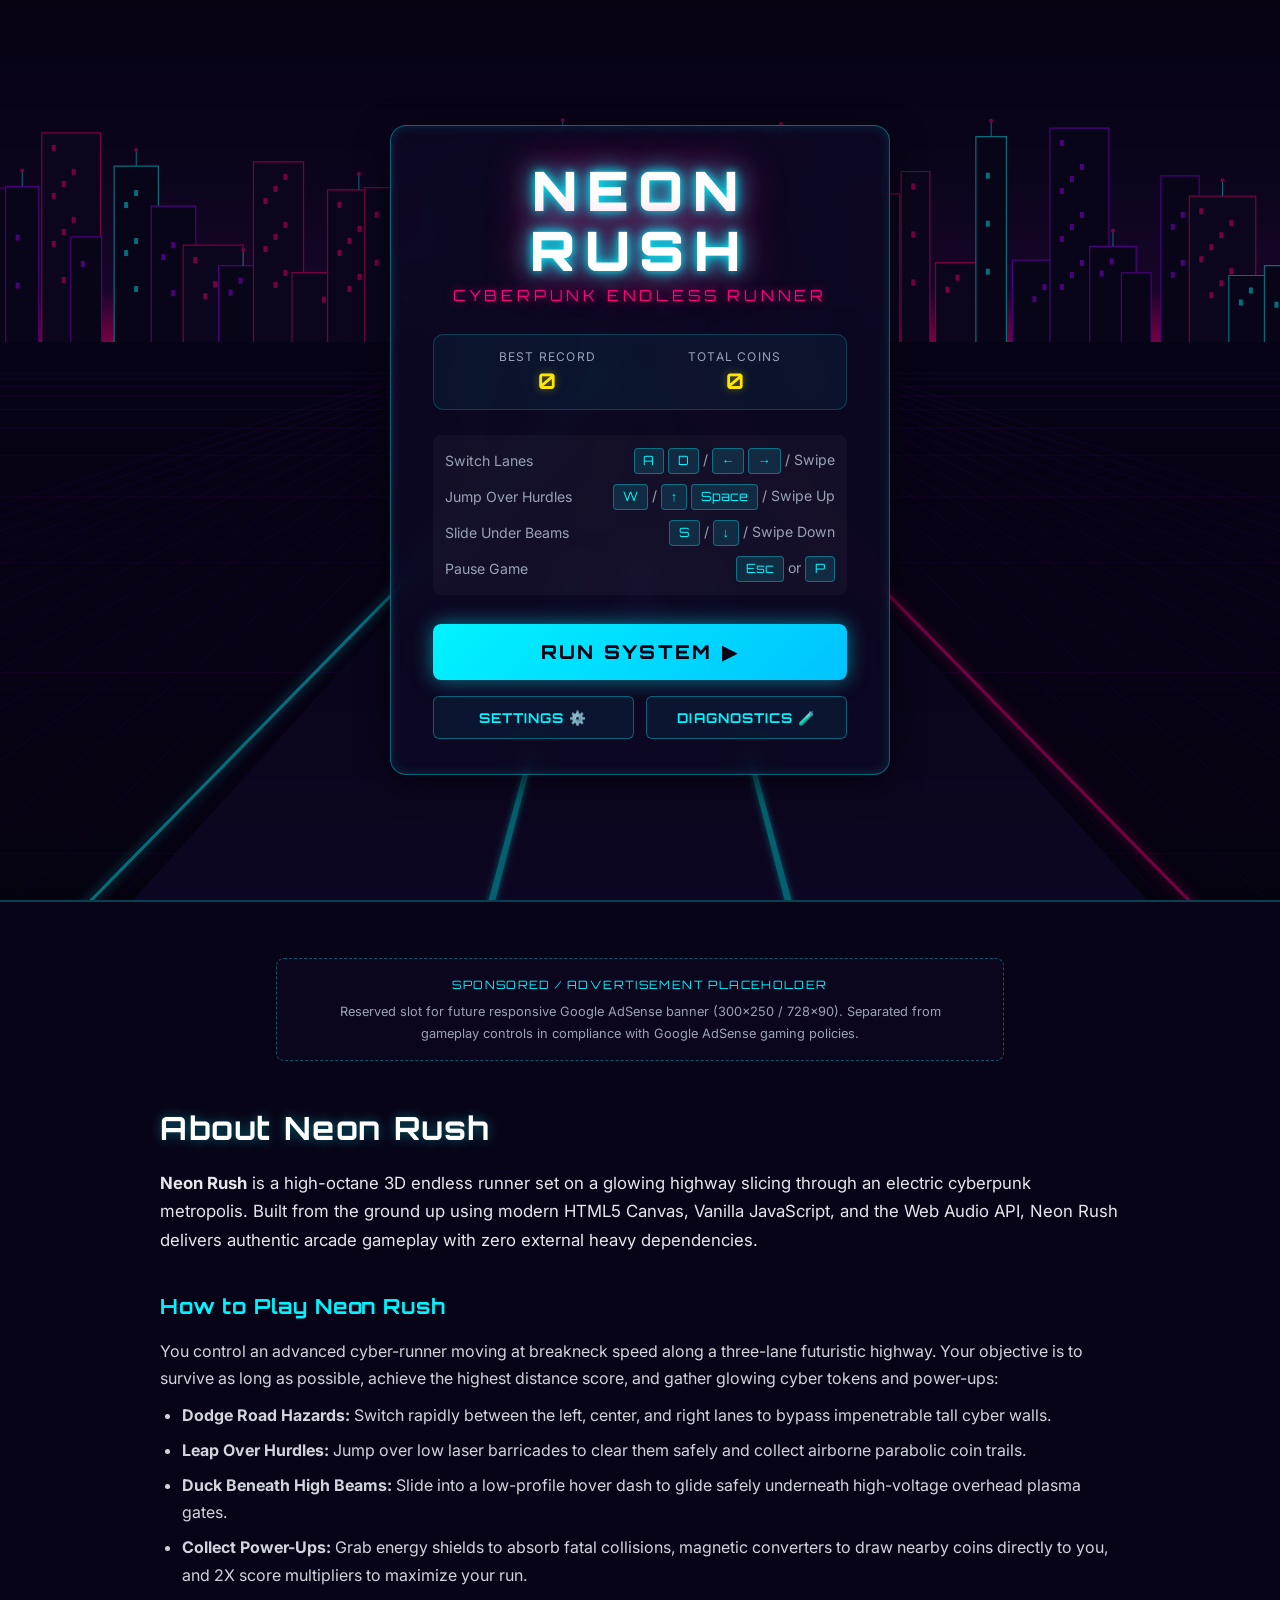
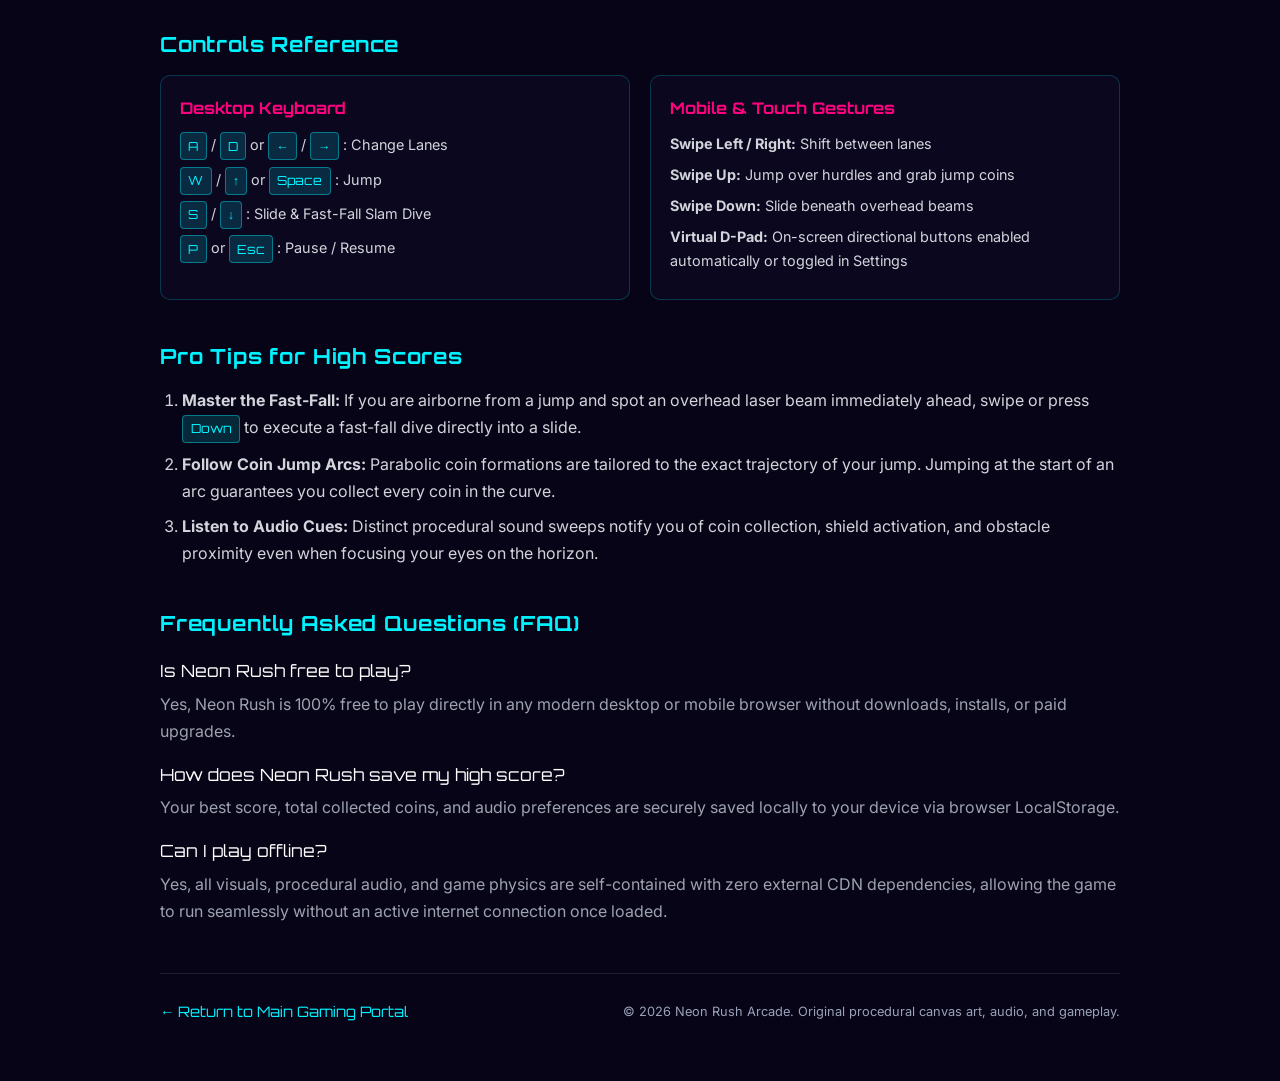
<file: index.html>
<!DOCTYPE html>
<html lang="en">
<head>
  <meta charset="UTF-8">
  <meta http-equiv="refresh" content="0; url=neon-rush/index.html">
  <title>Neon Rush — Redirecting</title>
  <!-- Google AdSense Site Verification -->
  <script async src="https://pagead2.googlesyndication.com/pagead/js/adsbygoogle.js?client=ca-pub-6319423633708212" crossorigin="anonymous"></script>
  <script>
    window.location.replace("neon-rush/index.html");
  </script>
</head>
<body style="background: #060312; color: #00f3ff; font-family: sans-serif; display: flex; justify-content: center; align-items: center; height: 100vh;">
  <p>Launching Neon Rush... <a href="neon-rush/index.html" style="color: #ff007f;">Click here if not redirected</a>.</p>
</body>
</html>
</file>
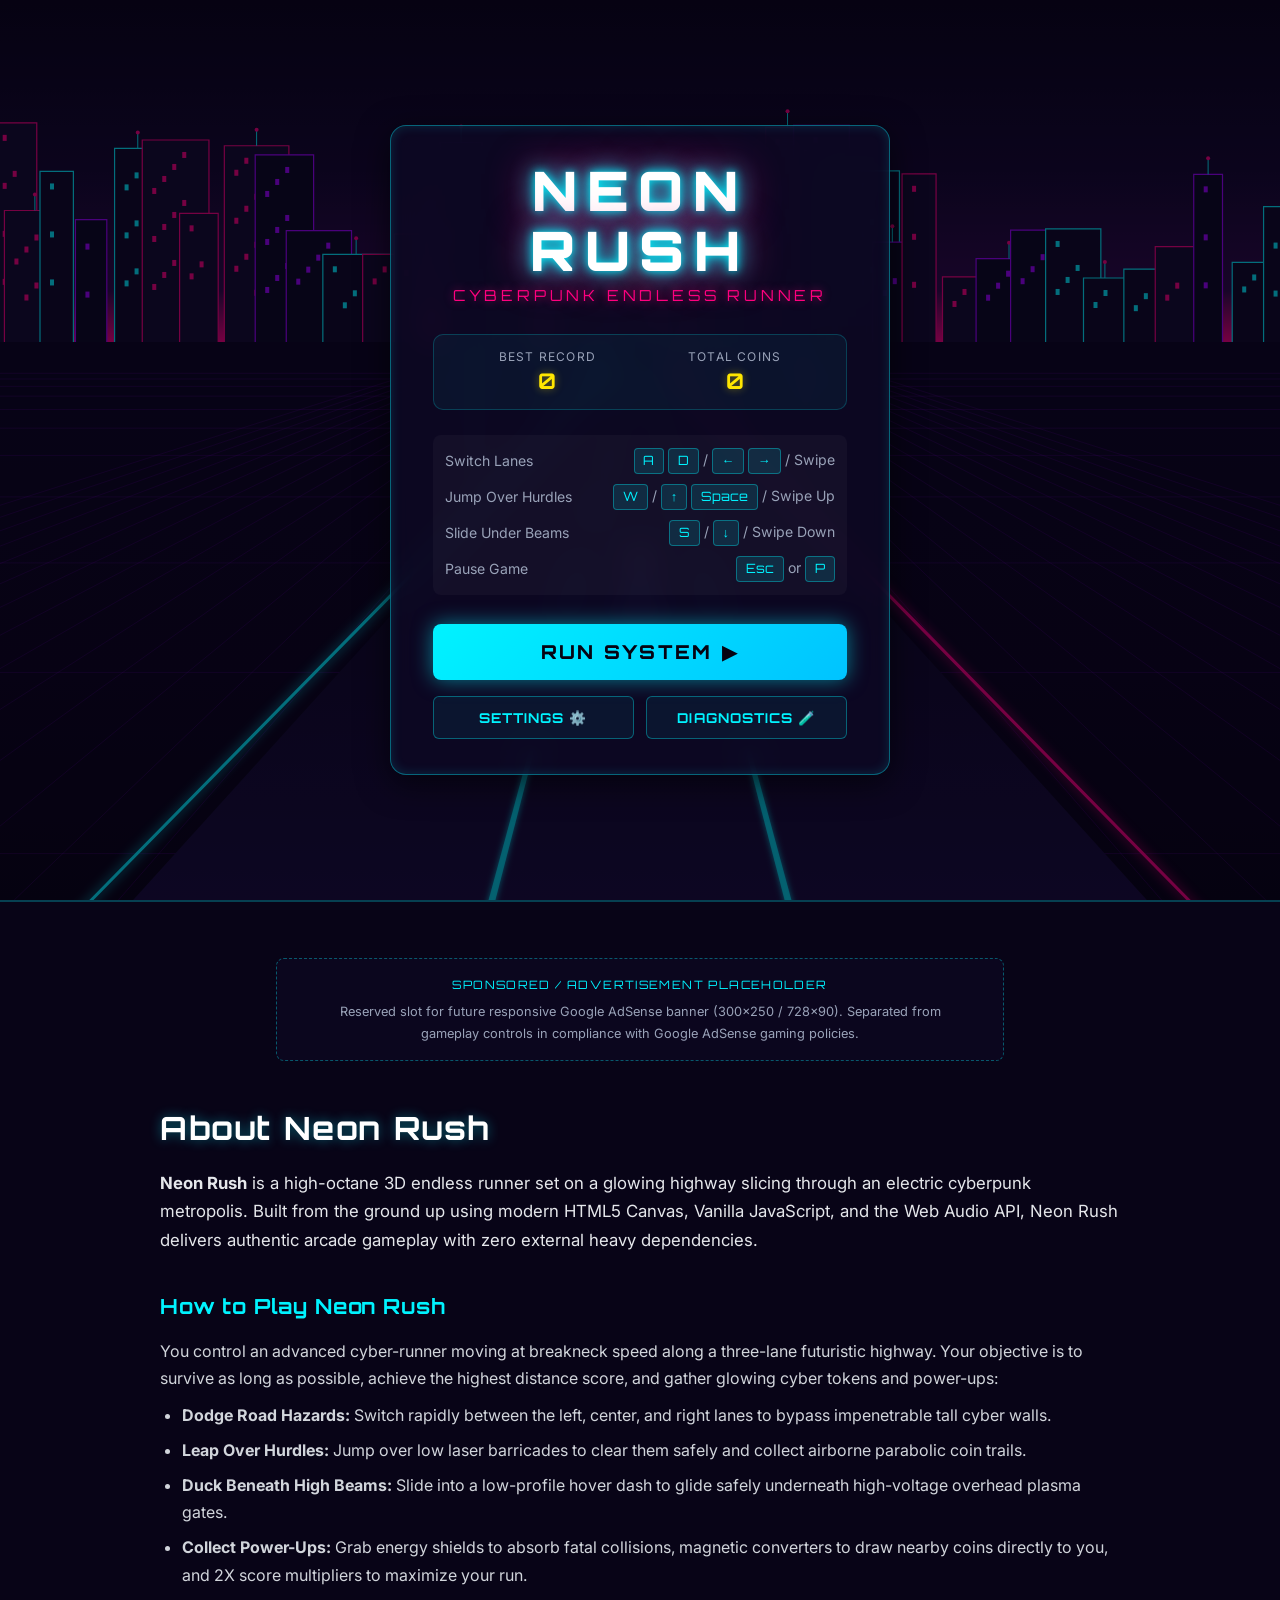
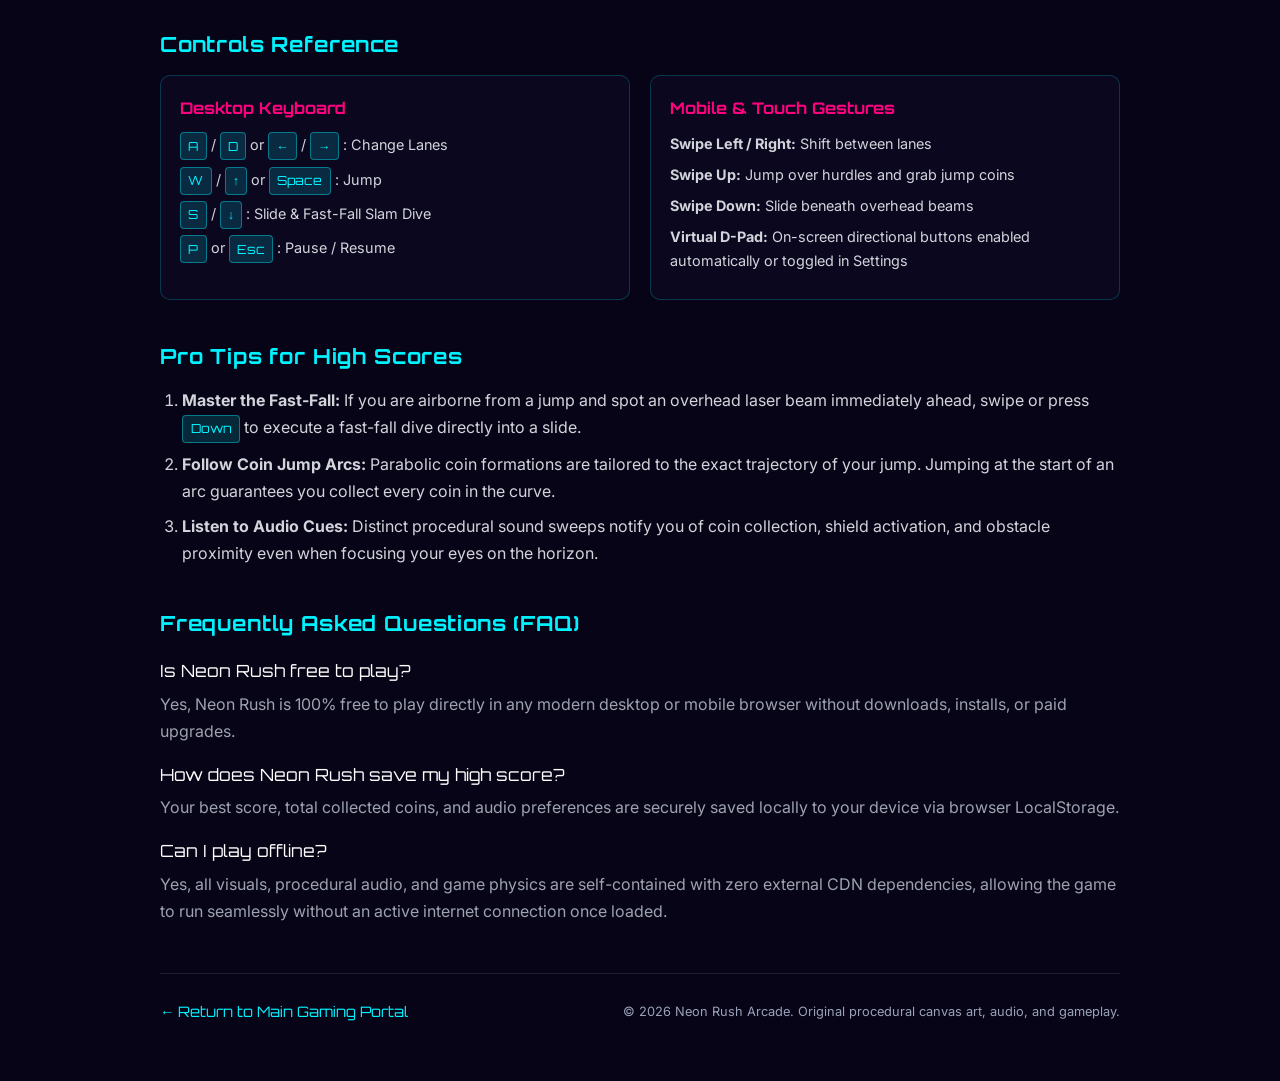
<file: neon-rush/index.html>
<!DOCTYPE html>
<html lang="en">
<head>
  <meta charset="UTF-8">
  <meta name="viewport" content="width=device-width, initial-scale=1.0, maximum-scale=5.0, viewport-fit=cover">
  
  <!-- Primary SEO Metadata -->
  <title>Neon Rush – Free Cyberpunk Endless Runner Game</title>
  <meta name="description" content="Play Neon Rush, a free neon cyberpunk endless runner. Dodge obstacles, jump, slide, collect glowing coins, and beat your high score in this fast-paced browser game.">
  <meta name="keywords" content="Neon Rush, cyberpunk game, endless runner, free browser game, 3D runner, HTML5 canvas game">
  <meta name="theme-color" content="#060312">
  <meta name="robots" content="index, follow">

  <!-- Google AdSense Site Verification -->
  <script async src="https://pagead2.googlesyndication.com/pagead/js/adsbygoogle.js?client=ca-pub-6319423633708212" crossorigin="anonymous"></script>

  <!-- Favicon -->
  <link rel="icon" type="image/svg+xml" href="assets/favicon.svg">
  <link rel="alternate icon" href="assets/favicon.svg" type="image/svg+xml">

  <!-- Canonical URL Configuration Point: Update 'https://example.com' to your live production domain -->
  <link rel="canonical" href="https://example.com/neon-rush/">

  <!-- Open Graph / Facebook -->
  <meta property="og:type" content="website">
  <meta property="og:url" content="https://example.com/neon-rush/">
  <meta property="og:title" content="Neon Rush – Free Cyberpunk Endless Runner Game">
  <meta property="og:description" content="Play Neon Rush, a free neon cyberpunk endless runner. Dodge obstacles, jump, slide, collect glowing coins, and beat your high score in this fast-paced browser game.">
  <meta property="og:image" content="assets/og-preview.svg">
  <meta property="og:image:alt" content="Neon Rush - Cyberpunk 3D Endless Runner Scene">

  <!-- Twitter / X Cards -->
  <meta name="twitter:card" content="summary_large_image">
  <meta name="twitter:title" content="Neon Rush – Free Cyberpunk Endless Runner Game">
  <meta name="twitter:description" content="Play Neon Rush, a free neon cyberpunk endless runner. Dodge obstacles, jump, slide, collect glowing coins, and beat your high score in this fast-paced browser game.">
  <meta name="twitter:image" content="assets/og-preview.svg">

  <!-- Google Fonts: Orbitron & Inter -->
  <link rel="preconnect" href="https://fonts.googleapis.com">
  <link rel="preconnect" href="https://fonts.gstatic.com" crossorigin>
  <link href="https://fonts.googleapis.com/css2?family=Inter:wght@400;500;600;700&family=Orbitron:wght@700;900&display=swap" rel="stylesheet">

  <!-- Main Stylesheet -->
  <link rel="stylesheet" href="styles/main.css">

  <!-- Structured Data: Schema.org VideoGame (AdSense & Search Compliant) -->
  <script type="application/ld+json">
  {
    "@context": "https://schema.org",
    "@type": "VideoGame",
    "name": "Neon Rush",
    "description": "A high-octane 3D cyberpunk endless runner browser game featuring dynamic jump physics, multi-lane lane dodging, sliding under plasma gates, and collecting glowing cyber tokens.",
    "genre": ["Action", "Arcade", "Endless Runner"],
    "playMode": "SinglePlayer",
    "applicationCategory": "Game",
    "operatingSystem": "Any (Modern Web Browser)",
    "inLanguage": "en",
    "offers": {
      "@type": "Offer",
      "price": "0",
      "priceCurrency": "USD"
    }
  }
  </script>
</head>
<body>
  <div id="page-wrapper">
    <!-- Active Game Screen Container (Full Viewport Arcade Experience) -->
    <main id="game-container" role="region" aria-label="Neon Rush Interactive Game Screen">
      <!-- HTML5 Canvas Viewport -->
      <canvas id="game-canvas" width="800" height="600" aria-label="Neon Rush Game Canvas"></canvas>

      <!-- 1. MAIN MENU SCREEN -->
      <div id="screen-menu" class="screen-overlay active">
        <div class="cyber-card">
          <h1 class="title-glow">Neon Rush</h1>
          <p class="tagline">Cyberpunk Endless Runner</p>

          <div class="stats-banner">
            <div class="stat-item">
              <span class="stat-label">Best Record</span>
              <span id="menu-best-score" class="stat-val">0</span>
            </div>
            <div class="stat-item">
              <span class="stat-label">Total Coins</span>
              <span id="menu-total-coins" class="stat-val">0</span>
            </div>
          </div>

          <div class="controls-guide">
            <div class="guide-row">
              <span>Switch Lanes</span>
              <span><span class="key-badge">A</span> <span class="key-badge">D</span> / <span class="key-badge">←</span> <span class="key-badge">→</span> / Swipe</span>
            </div>
            <div class="guide-row">
              <span>Jump Over Hurdles</span>
              <span><span class="key-badge">W</span> / <span class="key-badge">↑</span> <span class="key-badge">Space</span> / Swipe Up</span>
            </div>
            <div class="guide-row">
              <span>Slide Under Beams</span>
              <span><span class="key-badge">S</span> / <span class="key-badge">↓</span> / Swipe Down</span>
            </div>
            <div class="guide-row">
              <span>Pause Game</span>
              <span><span class="key-badge">Esc</span> or <span class="key-badge">P</span></span>
            </div>
          </div>

          <button id="btn-play" class="btn-cyber-primary" type="button" aria-label="Start Game">
            <span>RUN SYSTEM</span>
            <span>▶</span>
          </button>

          <div class="menu-actions">
            <button id="btn-settings" class="btn-cyber-secondary" type="button" aria-label="Open Settings">Settings ⚙️</button>
            <button id="btn-open-tests" class="btn-cyber-secondary" type="button" aria-label="Run Diagnostic Tests">Diagnostics 🧪</button>
          </div>
        </div>
      </div>

      <!-- 2. IN-GAME HUD -->
      <div id="screen-hud" class="screen-overlay">
        <header class="hud-top-bar">
          <div class="hud-group">
            <div class="hud-metric">
              <span class="hud-metric-label">Score</span>
              <span id="hud-score" class="hud-metric-value score">0</span>
            </div>
            <div class="hud-metric">
              <span class="hud-metric-label">Distance</span>
              <span id="hud-distance" class="hud-metric-value">0m</span>
            </div>
            <div class="hud-metric">
              <span class="hud-metric-label">Coins</span>
              <span id="hud-coins" class="hud-metric-value coins">0</span>
            </div>
            <div class="hud-metric">
              <span class="hud-metric-label">Speed</span>
              <span id="hud-speed" class="hud-metric-value speed">86 km/h</span>
            </div>
            <div id="hud-multiplier" class="multiplier-badge">2X</div>
          </div>

          <div class="hud-controls-group">
            <button id="btn-hud-mute" class="btn-hud-icon" type="button" aria-label="Mute Audio">🔊</button>
            <button id="btn-hud-pause" class="btn-hud-icon" type="button" aria-label="Pause Game">⏸</button>
          </div>
        </header>

        <div id="hud-powerups" class="hud-powerups-container"></div>
      </div>

      <!-- 3. PAUSE SCREEN -->
      <div id="screen-pause" class="screen-overlay">
        <div class="cyber-card">
          <h2 class="overlay-title">SYSTEM PAUSED</h2>
          <div class="overlay-btn-stack">
            <button id="btn-resume" class="btn-cyber-primary" type="button" aria-label="Resume Game">Resume ▶</button>
            <button id="btn-restart-pause" class="btn-cyber-secondary" type="button" aria-label="Restart Run">Restart Run ↺</button>
            <button id="btn-mute-pause" class="btn-cyber-secondary" type="button" aria-label="Toggle Sound">Mute Audio 🔊</button>
          </div>
        </div>
      </div>

      <!-- 4. GAME OVER SCREEN -->
      <div id="screen-gameover" class="screen-overlay">
        <div class="cyber-card">
          <h2 class="overlay-title gameover">SYSTEM OVERRIDE</h2>
          <div id="go-new-record" class="new-record-banner">★ NEW RECORD ★</div>

          <div class="game-results">
            <div class="result-item">
              <span class="result-label">Final Score</span>
              <span id="go-score" class="result-val highlight">0</span>
            </div>
            <div class="result-item">
              <span class="result-label">Best Score</span>
              <span id="go-best" class="result-val">0</span>
            </div>
            <div class="result-item">
              <span class="result-label">Distance</span>
              <span id="go-distance" class="result-val">0m</span>
            </div>
            <div class="result-item">
              <span class="result-label">Coins Collected</span>
              <span id="go-coins" class="result-val">0</span>
            </div>
          </div>

          <div class="overlay-btn-stack">
            <button id="btn-play-again" class="btn-cyber-primary" type="button" aria-label="Play Again">
              <span>RESTART RUN</span>
              <span>↺</span>
            </button>
            <button id="btn-go-menu" class="btn-cyber-secondary" type="button" aria-label="Return to Main Menu">Main Menu</button>
          </div>
        </div>
      </div>

      <!-- 5. MOBILE ON-SCREEN VIRTUAL CONTROLS -->
      <div id="virtual-controls">
        <div class="v-pad-group">
          <button id="btn-touch-left" class="btn-vtouch" type="button" aria-label="Move Left">◀</button>
          <button id="btn-touch-right" class="btn-vtouch" type="button" aria-label="Move Right">▶</button>
        </div>
        <div class="v-pad-group">
          <button id="btn-touch-jump" class="btn-vtouch action" type="button" aria-label="Jump">▲</button>
          <button id="btn-touch-slide" class="btn-vtouch action" type="button" aria-label="Slide">▼</button>
        </div>
      </div>

      <!-- 6. SETTINGS MODAL -->
      <div id="modal-settings" class="modal-backdrop" role="dialog" aria-modal="true" aria-labelledby="settings-heading">
        <div class="modal-box">
          <div class="modal-header">
            <h2 id="settings-heading">Game Configuration</h2>
            <button id="btn-close-settings" class="btn-close-modal" type="button" aria-label="Close Settings">✕</button>
          </div>

          <div class="setting-row">
            <label for="setting-mute">Mute All Audio</label>
            <input type="checkbox" id="setting-mute">
          </div>

          <div class="setting-row">
            <label for="setting-sfx">Sound Effects Volume</label>
            <input type="range" id="setting-sfx" min="0" max="1" step="0.05">
          </div>

          <div class="setting-row">
            <label for="setting-music">Synthwave Music Volume</label>
            <input type="range" id="setting-music" min="0" max="1" step="0.05">
          </div>

          <div class="setting-row">
            <label for="setting-reduced-motion">Reduced Motion</label>
            <input type="checkbox" id="setting-reduced-motion">
          </div>

          <div class="setting-row">
            <label for="setting-touch-controls">Always Show Touch Controls</label>
            <input type="checkbox" id="setting-touch-controls">
          </div>
        </div>
      </div>

      <!-- 7. IN-BROWSER DIAGNOSTIC TESTS MODAL -->
      <div id="modal-tests" class="modal-backdrop" role="dialog" aria-modal="true" aria-labelledby="tests-heading">
        <div class="modal-box">
          <div class="modal-header">
            <h2 id="tests-heading">Automated Test Suite</h2>
            <button id="btn-close-tests" class="btn-close-modal" type="button" aria-label="Close Diagnostics">✕</button>
          </div>
          <p style="font-size: 0.85rem; color: var(--text-dim); margin-bottom: 1rem;">
            Execute deterministic physics, jump trajectory, coin collection, and collision tests:
          </p>
          <button id="btn-run-tests" class="btn-cyber-primary" style="font-size: 0.95rem; padding: 0.7rem;" type="button">EXECUTE TEST SUITE ⚡</button>
          <div id="tests-output" style="display: none;"></div>
        </div>
      </div>
    </main>

    <!-- Crawlable Page Content for Search Engines & Players (Positioned Safely Below the Arcade Screen) -->
    <article class="content-section" id="game-guide">
      <div class="content-container">
        <!-- Google AdSense Ready Reserved Container (Strictly Outside Active Gameplay) -->
        <aside class="ad-slot-container" aria-label="Advertisement placeholder">
          <div class="ad-banner-placeholder">
            <span class="ad-badge">SPONSORED / ADVERTISEMENT PLACEHOLDER</span>
            <p class="ad-note">Reserved slot for future responsive Google AdSense banner (300x250 / 728x90). Separated from gameplay controls in compliance with Google AdSense gaming policies.</p>
          </div>
        </aside>

        <header class="guide-header">
          <h2>About Neon Rush</h2>
          <p class="guide-lead">
            <strong>Neon Rush</strong> is a high-octane 3D endless runner set on a glowing highway slicing through an electric cyberpunk metropolis. Built from the ground up using modern HTML5 Canvas, Vanilla JavaScript, and the Web Audio API, Neon Rush delivers authentic arcade gameplay with zero external heavy dependencies.
          </p>
        </header>

        <section class="guide-block">
          <h3>How to Play Neon Rush</h3>
          <p>
            You control an advanced cyber-runner moving at breakneck speed along a three-lane futuristic highway. Your objective is to survive as long as possible, achieve the highest distance score, and gather glowing cyber tokens and power-ups:
          </p>
          <ul class="guide-list">
            <li><strong>Dodge Road Hazards:</strong> Switch rapidly between the left, center, and right lanes to bypass impenetrable tall cyber walls.</li>
            <li><strong>Leap Over Hurdles:</strong> Jump over low laser barricades to clear them safely and collect airborne parabolic coin trails.</li>
            <li><strong>Duck Beneath High Beams:</strong> Slide into a low-profile hover dash to glide safely underneath high-voltage overhead plasma gates.</li>
            <li><strong>Collect Power-Ups:</strong> Grab energy shields to absorb fatal collisions, magnetic converters to draw nearby coins directly to you, and 2X score multipliers to maximize your run.</li>
          </ul>
        </section>

        <section class="guide-block">
          <h3>Controls Reference</h3>
          <div class="controls-grid">
            <div class="control-card">
              <h4>Desktop Keyboard</h4>
              <ul>
                <li><kbd>A</kbd> / <kbd>D</kbd> or <kbd>←</kbd> / <kbd>→</kbd> : Change Lanes</li>
                <li><kbd>W</kbd> / <kbd>↑</kbd> or <kbd>Space</kbd> : Jump</li>
                <li><kbd>S</kbd> / <kbd>↓</kbd> : Slide &amp; Fast-Fall Slam Dive</li>
                <li><kbd>P</kbd> or <kbd>Esc</kbd> : Pause / Resume</li>
              </ul>
            </div>
            <div class="control-card">
              <h4>Mobile &amp; Touch Gestures</h4>
              <ul>
                <li><strong>Swipe Left / Right:</strong> Shift between lanes</li>
                <li><strong>Swipe Up:</strong> Jump over hurdles and grab jump coins</li>
                <li><strong>Swipe Down:</strong> Slide beneath overhead beams</li>
                <li><strong>Virtual D-Pad:</strong> On-screen directional buttons enabled automatically or toggled in Settings</li>
              </ul>
            </div>
          </div>
        </section>

        <section class="guide-block">
          <h3>Pro Tips for High Scores</h3>
          <ol class="guide-list">
            <li><strong>Master the Fast-Fall:</strong> If you are airborne from a jump and spot an overhead laser beam immediately ahead, swipe or press <kbd>Down</kbd> to execute a fast-fall dive directly into a slide.</li>
            <li><strong>Follow Coin Jump Arcs:</strong> Parabolic coin formations are tailored to the exact trajectory of your jump. Jumping at the start of an arc guarantees you collect every coin in the curve.</li>
            <li><strong>Listen to Audio Cues:</strong> Distinct procedural sound sweeps notify you of coin collection, shield activation, and obstacle proximity even when focusing your eyes on the horizon.</li>
          </ol>
        </section>

        <section class="guide-block">
          <h3>Frequently Asked Questions (FAQ)</h3>
          <dl class="faq-list">
            <dt>Is Neon Rush free to play?</dt>
            <dd>Yes, Neon Rush is 100% free to play directly in any modern desktop or mobile browser without downloads, installs, or paid upgrades.</dd>
            <dt>How does Neon Rush save my high score?</dt>
            <dd>Your best score, total collected coins, and audio preferences are securely saved locally to your device via browser LocalStorage.</dd>
            <dt>Can I play offline?</dt>
            <dd>Yes, all visuals, procedural audio, and game physics are self-contained with zero external CDN dependencies, allowing the game to run seamlessly without an active internet connection once loaded.</dd>
          </dl>
        </section>

        <footer class="content-footer">
          <p><a href="../index.html" class="portal-link">← Return to Main Gaming Portal</a></p>
          <p class="copyright">&copy; 2026 Neon Rush Arcade. Original procedural canvas art, audio, and gameplay.</p>
        </footer>
      </div>
    </article>
  </div>

  <!-- Entry Script -->
  <script type="module" src="src/main.js"></script>

  <!-- In-browser Test Runner Integration -->
  <script type="module">
    import { runAllTests } from './tests/game-tests.js';

    const modalTests = document.getElementById('modal-tests');
    const btnCloseTests = document.getElementById('btn-close-tests');
    const btnRunTests = document.getElementById('btn-run-tests');
    const outputEl = document.getElementById('tests-output');

    if (btnCloseTests) {
      btnCloseTests.addEventListener('click', () => {
        modalTests.classList.remove('active');
      });
    }

    if (btnRunTests && outputEl) {
      btnRunTests.addEventListener('click', async () => {
        outputEl.style.display = 'block';
        outputEl.textContent = 'Running test suite...\n';
        const results = await runAllTests();
        outputEl.textContent = results.log;
        if (results.allPassed) {
          outputEl.style.color = '#00f3ff';
        } else {
          outputEl.style.color = '#ff007f';
        }
      });
    }
  </script>
</body>
</html>
</file>
<file: neon-rush/styles/main.css>
/* ==========================================================================
   NEON RUSH - STYLESHEET
   Cyberpunk Arcade Aesthetic with Glassmorphism, Neon Glows & Responsive UI
   ========================================================================== */

:root {
  --bg-dark: #060312;
  --bg-card: rgba(14, 9, 36, 0.85);
  --bg-glass: rgba(18, 12, 44, 0.75);
  --border-neon-cyan: rgba(0, 243, 255, 0.4);
  --border-neon-pink: rgba(255, 0, 127, 0.4);

  --neon-cyan: #00f3ff;
  --neon-pink: #ff007f;
  --neon-purple: #9d00ff;
  --neon-yellow: #ffe600;
  --text-main: #f0f6fc;
  --text-dim: #99a2b8;

  --glow-cyan: 0 0 16px rgba(0, 243, 255, 0.6);
  --glow-pink: 0 0 18px rgba(255, 0, 127, 0.6);
  --glow-purple: 0 0 20px rgba(157, 0, 255, 0.5);

  --font-cyber: 'Orbitron', -apple-system, BlinkMacSystemFont, 'Segoe UI', Roboto, sans-serif;
  --font-ui: 'Inter', -apple-system, BlinkMacSystemFont, 'Segoe UI', Roboto, sans-serif;
}

* {
  box-sizing: border-box;
  margin: 0;
  padding: 0;
  -webkit-touch-callout: none;
}

html {
  width: 100%;
  min-height: 100%;
  background-color: var(--bg-dark);
  color: var(--text-main);
  font-family: var(--font-ui);
  overflow-x: hidden;
}

body {
  width: 100%;
  min-height: 100vh;
  overflow-x: hidden;
  background-color: var(--bg-dark);
}

#page-wrapper {
  width: 100%;
  min-height: 100vh;
  display: flex;
  flex-direction: column;
}

/* Primary Game Viewport Container */
#game-container {
  position: relative;
  width: 100vw;
  height: 100vh;
  min-height: 520px;
  display: flex;
  justify-content: center;
  align-items: center;
  background: radial-gradient(circle at 50% 40%, #150930 0%, #060312 90%);
  overflow: hidden;
  user-select: none;
  -webkit-user-select: none;
}

#game-canvas {
  position: absolute;
  top: 0;
  left: 0;
  width: 100%;
  height: 100%;
  display: block;
  z-index: 1;
}

/* ==========================================================================
   UI SCREEN OVERLAYS
   ========================================================================== */

.screen-overlay {
  position: absolute;
  top: 0;
  left: 0;
  width: 100%;
  height: 100%;
  display: none;
  z-index: 10;
  pointer-events: none;
}

.screen-overlay.active {
  display: flex;
  pointer-events: auto;
}

/* Glassmorphism Cyber Card */
.cyber-card {
  background: var(--bg-card);
  backdrop-filter: blur(14px);
  -webkit-backdrop-filter: blur(14px);
  border: 1px solid var(--border-neon-cyan);
  border-radius: 16px;
  box-shadow: 0 8px 32px rgba(0, 0, 0, 0.6), inset 0 0 12px rgba(0, 243, 255, 0.15);
  padding: 2.2rem 2.6rem;
  text-align: center;
  max-width: 500px;
  width: 90%;
  animation: cardFadeIn 0.3s cubic-bezier(0.16, 1, 0.3, 1);
}

@keyframes cardFadeIn {
  from {
    opacity: 0;
    transform: scale(0.94) translateY(12px);
  }
  to {
    opacity: 1;
    transform: scale(1) translateY(0);
  }
}

/* Title Screen */
#screen-menu {
  justify-content: center;
  align-items: center;
  background: rgba(6, 3, 18, 0.55);
}

.title-glow {
  font-family: var(--font-cyber);
  font-size: 3.4rem;
  font-weight: 900;
  letter-spacing: 0.18em;
  text-transform: uppercase;
  color: #ffffff;
  text-shadow: 0 0 10px var(--neon-cyan), 0 0 24px var(--neon-cyan), 0 0 45px var(--neon-pink);
  margin-bottom: 0.3rem;
  line-height: 1.1;
}

.tagline {
  font-family: var(--font-cyber);
  font-size: 0.95rem;
  letter-spacing: 0.25em;
  color: var(--neon-pink);
  text-transform: uppercase;
  margin-bottom: 1.8rem;
  text-shadow: 0 0 8px rgba(255, 0, 127, 0.6);
}

/* Stats Row */
.stats-banner {
  display: flex;
  justify-content: space-around;
  background: rgba(0, 243, 255, 0.05);
  border: 1px solid rgba(0, 243, 255, 0.2);
  border-radius: 10px;
  padding: 0.9rem 1.2rem;
  margin-bottom: 1.6rem;
}

.stat-item {
  display: flex;
  flex-direction: column;
  gap: 0.2rem;
}

.stat-label {
  font-size: 0.75rem;
  text-transform: uppercase;
  letter-spacing: 0.1em;
  color: var(--text-dim);
}

.stat-val {
  font-family: var(--font-cyber);
  font-size: 1.35rem;
  font-weight: 700;
  color: var(--neon-yellow);
  text-shadow: 0 0 8px rgba(255, 230, 0, 0.4);
}

/* Control hints */
.controls-guide {
  display: flex;
  flex-direction: column;
  gap: 0.6rem;
  margin-bottom: 1.8rem;
  font-size: 0.88rem;
  color: var(--text-dim);
  line-height: 1.4;
  background: rgba(255, 255, 255, 0.03);
  border-radius: 8px;
  padding: 0.8rem;
}

.guide-row {
  display: flex;
  justify-content: space-between;
  align-items: center;
}

.key-badge {
  display: inline-block;
  padding: 0.2rem 0.55rem;
  background: rgba(0, 243, 255, 0.12);
  border: 1px solid rgba(0, 243, 255, 0.35);
  border-radius: 4px;
  font-family: var(--font-cyber);
  font-size: 0.8rem;
  color: var(--neon-cyan);
}

/* Buttons */
.btn-cyber-primary {
  display: inline-flex;
  align-items: center;
  justify-content: center;
  gap: 0.6rem;
  width: 100%;
  padding: 1rem 1.6rem;
  font-family: var(--font-cyber);
  font-size: 1.2rem;
  font-weight: 800;
  letter-spacing: 0.12em;
  text-transform: uppercase;
  color: #060312;
  background: linear-gradient(135deg, var(--neon-cyan), #00c3ff);
  border: none;
  border-radius: 8px;
  cursor: pointer;
  box-shadow: 0 0 20px rgba(0, 243, 255, 0.5);
  transition: transform 0.16s ease, box-shadow 0.16s ease, filter 0.16s ease;
}

.btn-cyber-primary:hover {
  transform: translateY(-2px) scale(1.02);
  box-shadow: 0 0 30px rgba(0, 243, 255, 0.8);
  filter: brightness(1.1);
}

.btn-cyber-primary:active {
  transform: translateY(1px) scale(0.99);
}

.menu-actions {
  display: flex;
  gap: 0.8rem;
  margin-top: 1rem;
}

.btn-cyber-secondary {
  flex: 1;
  padding: 0.75rem 1rem;
  font-family: var(--font-cyber);
  font-size: 0.85rem;
  font-weight: 700;
  letter-spacing: 0.08em;
  text-transform: uppercase;
  color: var(--neon-cyan);
  background: rgba(0, 243, 255, 0.06);
  border: 1px solid rgba(0, 243, 255, 0.35);
  border-radius: 6px;
  cursor: pointer;
  transition: all 0.16s ease;
}

.btn-cyber-secondary:hover {
  background: rgba(0, 243, 255, 0.18);
  border-color: var(--neon-cyan);
  box-shadow: var(--glow-cyan);
}

.btn-cyber-secondary:active {
  transform: translateY(1px);
}

/* ==========================================================================
   HUD OVERLAY (Non-blocking touch pass-through)
   ========================================================================== */

#screen-hud {
  flex-direction: column;
  justify-content: space-between;
  padding: 1rem 1.4rem;
  pointer-events: none !important;
}

.hud-top-bar {
  display: flex;
  justify-content: space-between;
  align-items: center;
  width: 100%;
  pointer-events: none;
}

.hud-group, .hud-controls-group, .btn-hud-icon {
  pointer-events: auto;
}

.hud-group {
  display: flex;
  align-items: center;
  gap: 1.1rem;
  background: var(--bg-glass);
  backdrop-filter: blur(8px);
  -webkit-backdrop-filter: blur(8px);
  border: 1px solid var(--border-neon-cyan);
  border-radius: 12px;
  padding: 0.5rem 1rem;
  box-shadow: 0 4px 18px rgba(0, 0, 0, 0.4);
}

.hud-metric {
  display: flex;
  flex-direction: column;
}

.hud-metric-label {
  font-size: 0.65rem;
  color: var(--text-dim);
  text-transform: uppercase;
  letter-spacing: 0.08em;
}

.hud-metric-value {
  font-family: var(--font-cyber);
  font-size: 1.25rem;
  font-weight: 800;
  color: #ffffff;
  letter-spacing: 0.05em;
}

.hud-metric-value.score {
  color: var(--neon-cyan);
  text-shadow: 0 0 10px rgba(0, 243, 255, 0.5);
}

.hud-metric-value.coins {
  color: var(--neon-yellow);
  text-shadow: 0 0 8px rgba(255, 230, 0, 0.4);
}

.hud-metric-value.speed {
  color: var(--neon-pink);
}

.multiplier-badge {
  display: none;
  align-items: center;
  background: linear-gradient(135deg, var(--neon-pink), var(--neon-purple));
  color: #ffffff;
  font-family: var(--font-cyber);
  font-size: 0.85rem;
  font-weight: 900;
  padding: 0.25rem 0.5rem;
  border-radius: 6px;
  box-shadow: var(--glow-pink);
  animation: pulse 1s infinite alternate;
}

@keyframes pulse {
  from { transform: scale(1); filter: brightness(1); }
  to { transform: scale(1.08); filter: brightness(1.25); }
}

.hud-controls-group {
  display: flex;
  gap: 0.6rem;
}

.btn-hud-icon {
  width: 44px;
  height: 44px;
  display: flex;
  justify-content: center;
  align-items: center;
  background: var(--bg-glass);
  backdrop-filter: blur(8px);
  -webkit-backdrop-filter: blur(8px);
  border: 1px solid var(--border-neon-cyan);
  border-radius: 10px;
  color: #ffffff;
  font-size: 1.2rem;
  cursor: pointer;
  transition: all 0.16s ease;
}

.btn-hud-icon:hover {
  background: rgba(0, 243, 255, 0.2);
  box-shadow: var(--glow-cyan);
  transform: scale(1.05);
}

/* Power-ups container */
.hud-powerups-container {
  display: flex;
  flex-direction: column;
  gap: 0.5rem;
  align-self: flex-start;
  margin-top: 0.8rem;
  pointer-events: none;
}

.powerup-badge {
  display: flex;
  align-items: center;
  gap: 0.4rem;
  font-family: var(--font-cyber);
  font-size: 0.8rem;
  font-weight: 700;
  padding: 0.35rem 0.75rem;
  border-radius: 20px;
  backdrop-filter: blur(6px);
  animation: slideInLeft 0.2s ease-out;
}

@keyframes slideInLeft {
  from { transform: translateX(-20px); opacity: 0; }
  to { transform: translateX(0); opacity: 1; }
}

.powerup-badge.shield {
  background: rgba(0, 243, 255, 0.18);
  border: 1px solid var(--neon-cyan);
  color: var(--neon-cyan);
  box-shadow: var(--glow-cyan);
}

.powerup-badge.magnet {
  background: rgba(255, 230, 0, 0.18);
  border: 1px solid var(--neon-yellow);
  color: var(--neon-yellow);
  box-shadow: 0 0 12px rgba(255, 230, 0, 0.5);
}

/* ==========================================================================
   PAUSE & GAME OVER OVERLAYS
   ========================================================================== */

#screen-pause, #screen-gameover {
  justify-content: center;
  align-items: center;
  background: rgba(4, 2, 12, 0.7);
}

.overlay-title {
  font-family: var(--font-cyber);
  font-size: 2.2rem;
  font-weight: 900;
  letter-spacing: 0.12em;
  color: #ffffff;
  margin-bottom: 1.4rem;
}

.overlay-title.gameover {
  color: var(--neon-pink);
  text-shadow: 0 0 16px var(--neon-pink);
}

.new-record-banner {
  display: none;
  background: linear-gradient(90deg, transparent, rgba(255, 230, 0, 0.25), transparent);
  border-top: 1px solid var(--neon-yellow);
  border-bottom: 1px solid var(--neon-yellow);
  color: var(--neon-yellow);
  font-family: var(--font-cyber);
  font-size: 1.1rem;
  font-weight: 900;
  letter-spacing: 0.2em;
  padding: 0.5rem;
  margin-bottom: 1.2rem;
  animation: pulse 0.8s infinite alternate;
}

.game-results {
  display: grid;
  grid-template-columns: 1fr 1fr;
  gap: 1rem;
  background: rgba(255, 255, 255, 0.03);
  border: 1px solid rgba(255, 255, 255, 0.1);
  border-radius: 10px;
  padding: 1.2rem;
  margin-bottom: 1.8rem;
}

.result-item {
  display: flex;
  flex-direction: column;
}

.result-label {
  font-size: 0.72rem;
  color: var(--text-dim);
  text-transform: uppercase;
}

.result-val {
  font-family: var(--font-cyber);
  font-size: 1.3rem;
  font-weight: 800;
  color: #ffffff;
}

.result-val.highlight {
  color: var(--neon-cyan);
}

.overlay-btn-stack {
  display: flex;
  flex-direction: column;
  gap: 0.8rem;
}

/* ==========================================================================
   MOBILE VIRTUAL CONTROLS
   ========================================================================== */

#virtual-controls {
  position: absolute;
  bottom: calc(1.5rem + env(safe-area-inset-bottom, 0px));
  left: 0;
  width: 100%;
  display: none;
  justify-content: space-between;
  padding: 0 1.5rem;
  z-index: 15;
  pointer-events: none;
}

#virtual-controls.active {
  display: flex;
}

.v-pad-group {
  display: flex;
  gap: 0.8rem;
  pointer-events: auto;
}

.btn-vtouch {
  width: 60px;
  height: 60px;
  border-radius: 50%;
  background: rgba(14, 9, 36, 0.65);
  backdrop-filter: blur(10px);
  -webkit-backdrop-filter: blur(10px);
  border: 2px solid var(--border-neon-cyan);
  color: var(--neon-cyan);
  font-size: 1.4rem;
  font-weight: 900;
  display: flex;
  justify-content: center;
  align-items: center;
  box-shadow: 0 4px 16px rgba(0, 0, 0, 0.5), inset 0 0 10px rgba(0, 243, 255, 0.2);
  touch-action: manipulation;
  cursor: pointer;
}

.btn-vtouch:active {
  background: rgba(0, 243, 255, 0.35);
  border-color: #ffffff;
  color: #ffffff;
  transform: scale(0.92);
}

.btn-vtouch.action {
  border-color: var(--border-neon-pink);
  color: var(--neon-pink);
  box-shadow: 0 4px 16px rgba(0, 0, 0, 0.5), inset 0 0 10px rgba(255, 0, 127, 0.2);
}

.btn-vtouch.action:active {
  background: rgba(255, 0, 127, 0.4);
}

/* ==========================================================================
   MODALS (SETTINGS & TESTS)
   ========================================================================== */

.modal-backdrop {
  position: fixed;
  top: 0;
  left: 0;
  width: 100vw;
  height: 100vh;
  background: rgba(0, 0, 0, 0.75);
  backdrop-filter: blur(6px);
  display: none;
  justify-content: center;
  align-items: center;
  z-index: 100;
}

.modal-backdrop.active {
  display: flex;
}

.modal-box {
  background: #0f0a28;
  border: 1px solid var(--neon-cyan);
  box-shadow: 0 0 30px rgba(0, 243, 255, 0.35);
  border-radius: 14px;
  padding: 2rem;
  width: 90%;
  max-width: 520px;
  max-height: 85vh;
  overflow-y: auto;
}

.modal-header {
  display: flex;
  justify-content: space-between;
  align-items: center;
  margin-bottom: 1.5rem;
  border-bottom: 1px solid rgba(0, 243, 255, 0.2);
  padding-bottom: 0.8rem;
}

.modal-header h2 {
  font-family: var(--font-cyber);
  font-size: 1.4rem;
  color: var(--neon-cyan);
}

.btn-close-modal {
  background: none;
  border: none;
  color: var(--text-dim);
  font-size: 1.4rem;
  cursor: pointer;
}

.btn-close-modal:hover {
  color: #ffffff;
}

.setting-row {
  display: flex;
  justify-content: space-between;
  align-items: center;
  padding: 0.9rem 0;
  border-bottom: 1px solid rgba(255, 255, 255, 0.06);
}

.setting-row label {
  font-size: 0.95rem;
  color: var(--text-main);
}

/* Custom inputs */
input[type="range"] {
  accent-color: var(--neon-cyan);
  cursor: pointer;
}

input[type="checkbox"] {
  width: 20px;
  height: 20px;
  accent-color: var(--neon-pink);
  cursor: pointer;
}

/* Tests log container */
#tests-output {
  margin-top: 1rem;
  background: #070414;
  border: 1px solid rgba(0, 243, 255, 0.25);
  border-radius: 8px;
  padding: 1rem;
  font-family: monospace;
  font-size: 0.85rem;
  max-height: 280px;
  overflow-y: auto;
  white-space: pre-wrap;
  color: #00f3ff;
}

/* ==========================================================================
   CRAWLABLE SEO CONTENT & GOOGLE ADSENSE READY CONTAINER
   ========================================================================== */

.content-section {
  width: 100%;
  background: #080417;
  border-top: 2px solid rgba(0, 243, 255, 0.25);
  padding: 3.5rem 1.5rem;
  color: #d1d5db;
  line-height: 1.7;
}

.content-container {
  max-width: 960px;
  margin: 0 auto;
}

/* Google AdSense Reserved Slot (Compliant - Separated from Gameplay) */
.ad-slot-container {
  margin-bottom: 2.5rem;
  width: 100%;
  display: flex;
  justify-content: center;
}

.ad-banner-placeholder {
  width: 100%;
  max-width: 728px;
  min-height: 90px;
  background: rgba(14, 9, 36, 0.6);
  border: 1px dashed rgba(0, 243, 255, 0.35);
  border-radius: 8px;
  padding: 1rem;
  display: flex;
  flex-direction: column;
  justify-content: center;
  align-items: center;
  text-align: center;
}

.ad-badge {
  font-family: var(--font-cyber);
  font-size: 0.72rem;
  letter-spacing: 0.12em;
  color: var(--neon-cyan);
  text-transform: uppercase;
  margin-bottom: 0.4rem;
}

.ad-note {
  font-size: 0.8rem;
  color: var(--text-dim);
  max-width: 620px;
}

.guide-header {
  margin-bottom: 2.2rem;
}

.guide-header h2 {
  font-family: var(--font-cyber);
  font-size: 2rem;
  color: #ffffff;
  margin-bottom: 0.8rem;
  letter-spacing: 0.05em;
  text-shadow: 0 0 12px rgba(0, 243, 255, 0.4);
}

.guide-lead {
  font-size: 1.05rem;
  color: #e5e7eb;
}

.guide-block {
  margin-bottom: 2.4rem;
}

.guide-block h3 {
  font-family: var(--font-cyber);
  font-size: 1.3rem;
  color: var(--neon-cyan);
  margin-bottom: 0.8rem;
  letter-spacing: 0.04em;
}

.guide-list {
  padding-left: 1.4rem;
  margin-top: 0.6rem;
}

.guide-list li {
  margin-bottom: 0.5rem;
}

.controls-grid {
  display: grid;
  grid-template-columns: 1fr 1fr;
  gap: 1.2rem;
  margin-top: 0.8rem;
}

.control-card {
  background: rgba(14, 9, 36, 0.7);
  border: 1px solid rgba(0, 243, 255, 0.2);
  border-radius: 10px;
  padding: 1.2rem;
}

.control-card h4 {
  font-family: var(--font-cyber);
  font-size: 1rem;
  color: var(--neon-pink);
  margin-bottom: 0.6rem;
}

.control-card ul {
  list-style: none;
}

.control-card li {
  margin-bottom: 0.4rem;
  font-size: 0.9rem;
}

kbd {
  display: inline-block;
  padding: 0.15rem 0.45rem;
  background: rgba(0, 243, 255, 0.15);
  border: 1px solid rgba(0, 243, 255, 0.4);
  border-radius: 4px;
  font-family: var(--font-cyber);
  font-size: 0.78rem;
  color: var(--neon-cyan);
}

.faq-list dt {
  font-family: var(--font-cyber);
  font-size: 1.05rem;
  color: #ffffff;
  margin-top: 1rem;
  margin-bottom: 0.3rem;
}

.faq-list dd {
  margin-left: 0;
  margin-bottom: 1rem;
  color: #9ca3af;
}

.content-footer {
  margin-top: 3rem;
  padding-top: 1.5rem;
  border-top: 1px solid rgba(255, 255, 255, 0.1);
  display: flex;
  justify-content: space-between;
  align-items: center;
  flex-wrap: wrap;
  gap: 1rem;
}

.portal-link {
  color: var(--neon-cyan);
  text-decoration: none;
  font-family: var(--font-cyber);
  font-size: 0.9rem;
  transition: color 0.16s ease, text-shadow 0.16s ease;
}

.portal-link:hover {
  color: #ffffff;
  text-shadow: var(--glow-cyan);
}

.copyright {
  font-size: 0.8rem;
  color: var(--text-dim);
}

/* ==========================================================================
   RESPONSIVE DESIGN & MOBILE OPTIMIZATIONS
   ========================================================================== */

:focus-visible {
  outline: 2px solid var(--neon-yellow);
  outline-offset: 3px;
}

@media (prefers-reduced-motion: reduce) {
  *, *::before, *::after {
    animation-duration: 0.01ms !important;
    animation-iteration-count: 1 !important;
    transition-duration: 0.01ms !important;
  }
}

body.reduced-motion *,
body.reduced-motion *::before,
body.reduced-motion *::after {
  animation-duration: 0.01ms !important;
  animation-iteration-count: 1 !important;
  transition-duration: 0.01ms !important;
}

/* Tablet & Smaller Screens (< 768px) */
@media (max-width: 768px) {
  .controls-grid {
    grid-template-columns: 1fr;
  }
  .hud-group {
    gap: 0.8rem;
    padding: 0.45rem 0.8rem;
  }
  .hud-metric-value {
    font-size: 1.1rem;
  }
  .hud-metric-label {
    font-size: 0.6rem;
  }
}

/* Mobile Screens (< 600px) */
@media (max-width: 600px) {
  .title-glow {
    font-size: 2.2rem;
  }
  .tagline {
    font-size: 0.78rem;
    margin-bottom: 1.2rem;
  }
  .cyber-card {
    padding: 1.5rem 1.2rem;
  }
  .hud-group {
    padding: 0.35rem 0.65rem;
    gap: 0.6rem;
  }
  .hud-metric-value {
    font-size: 0.95rem;
  }
  .btn-hud-icon {
    width: 38px;
    height: 38px;
    font-size: 1rem;
  }
  #virtual-controls {
    padding: 0 1rem;
  }
  .btn-vtouch {
    width: 52px;
    height: 52px;
    font-size: 1.25rem;
  }
  .guide-header h2 {
    font-size: 1.6rem;
  }
  .guide-block h3 {
    font-size: 1.15rem;
  }
}

/* Ultra-compact Phones (<= 360px, e.g. 320x568 iPhone SE) */
@media (max-width: 360px) {
  .title-glow {
    font-size: 1.8rem;
  }
  .hud-group {
    gap: 0.4rem;
    padding: 0.3rem 0.5rem;
  }
  .hud-metric-value {
    font-size: 0.85rem;
  }
  .btn-vtouch {
    width: 46px;
    height: 46px;
    font-size: 1.1rem;
  }
}
</file>
